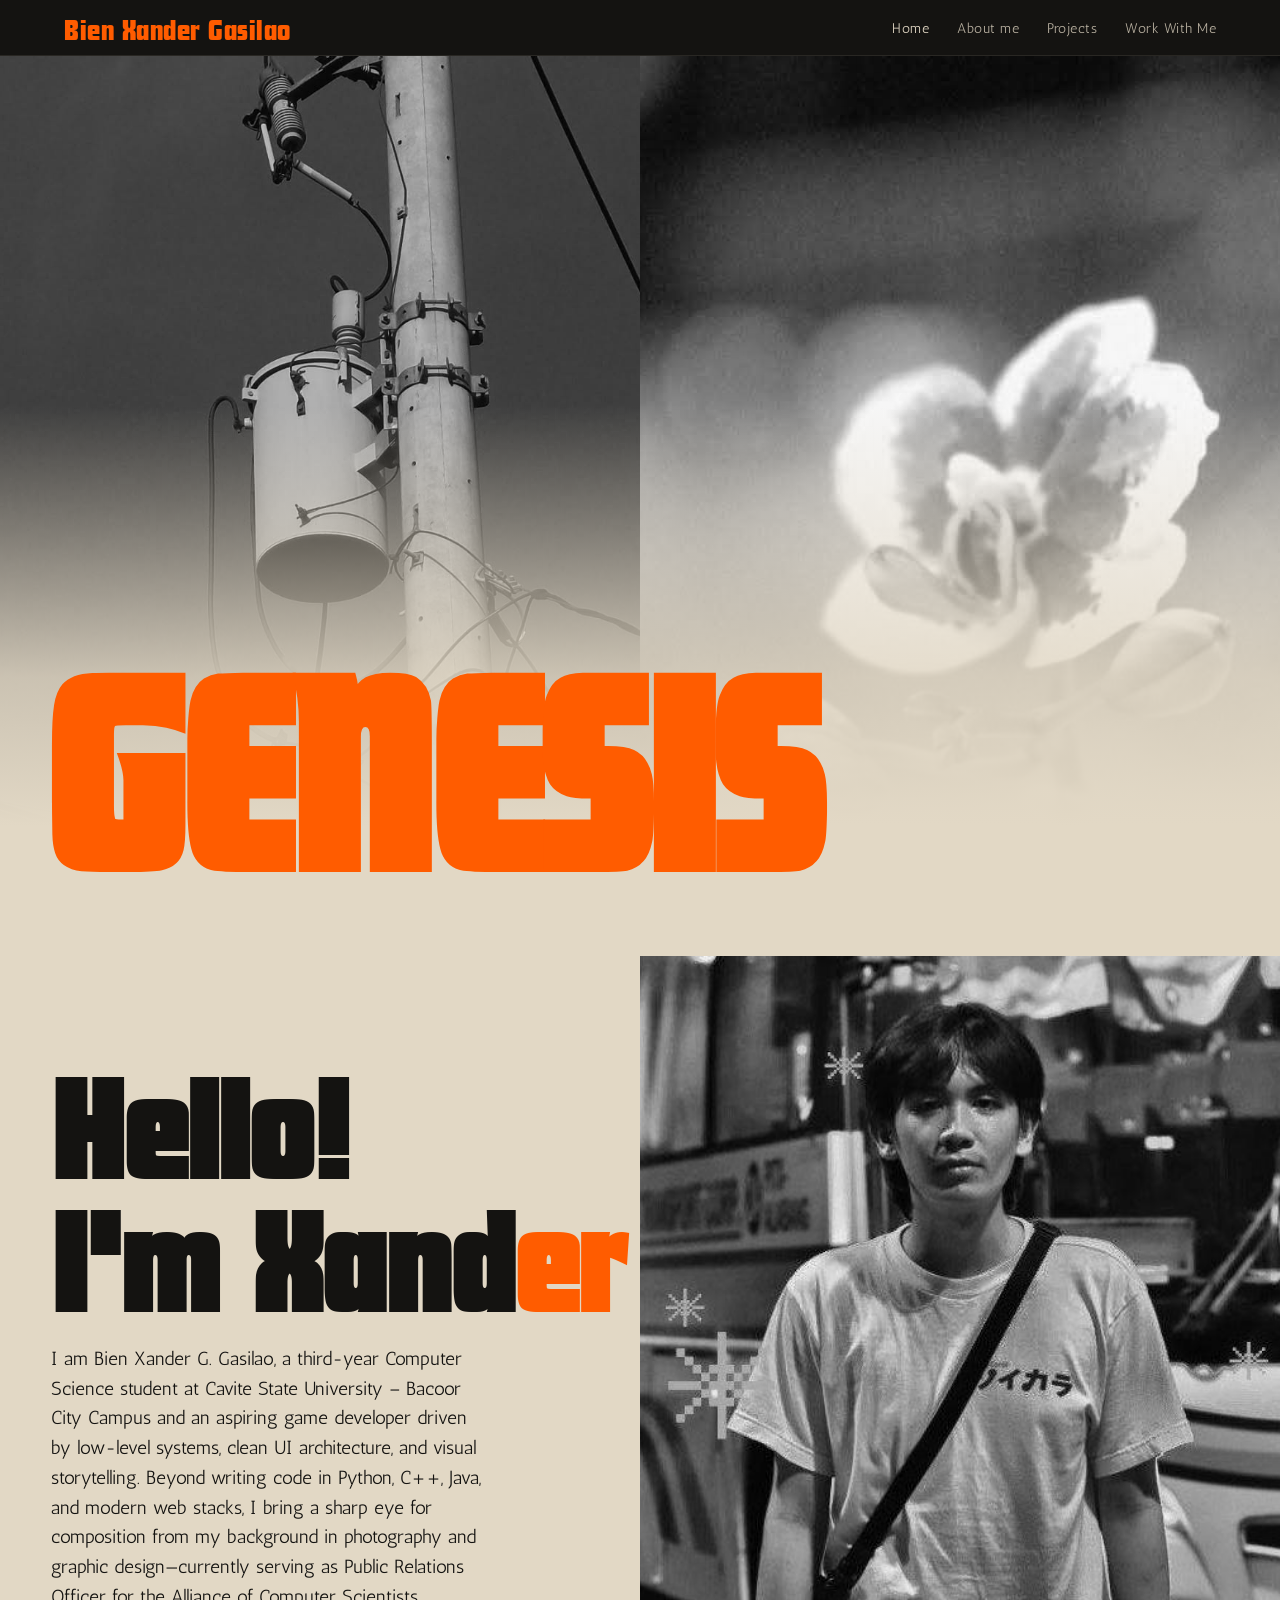
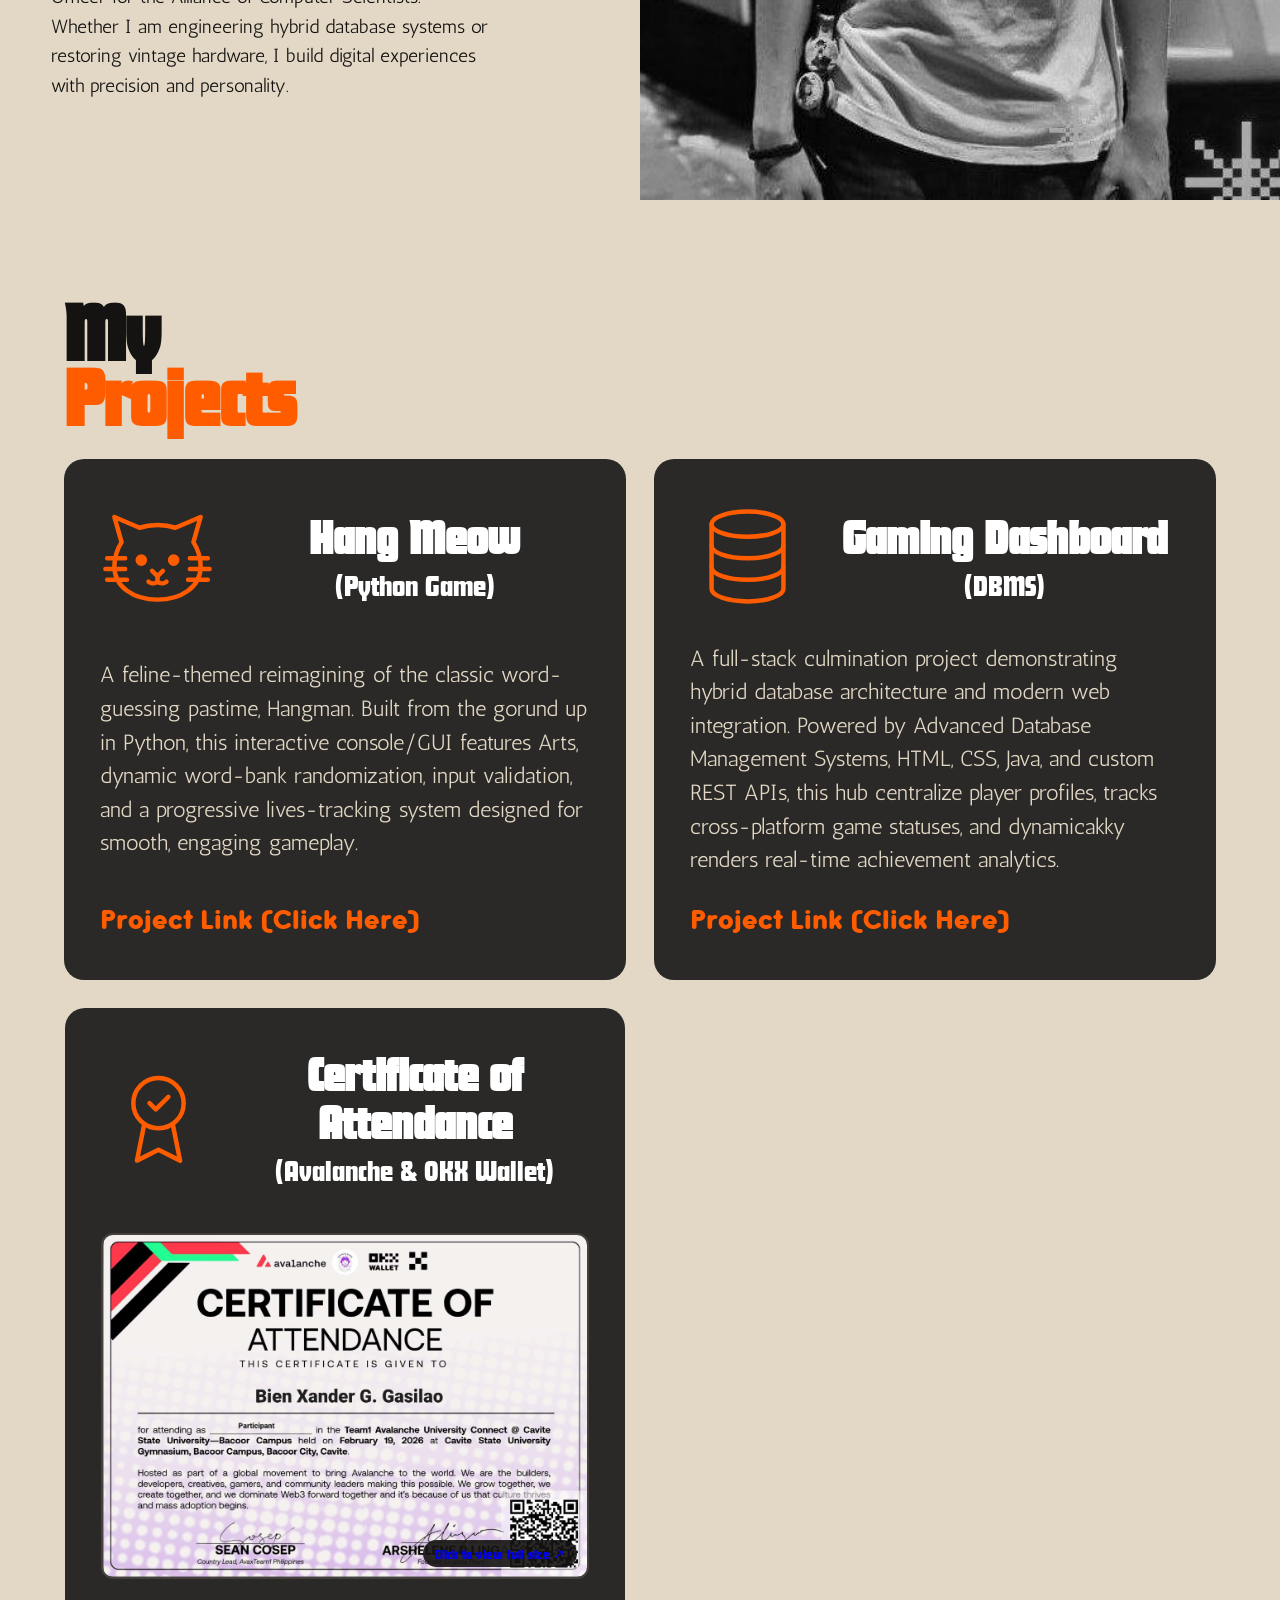
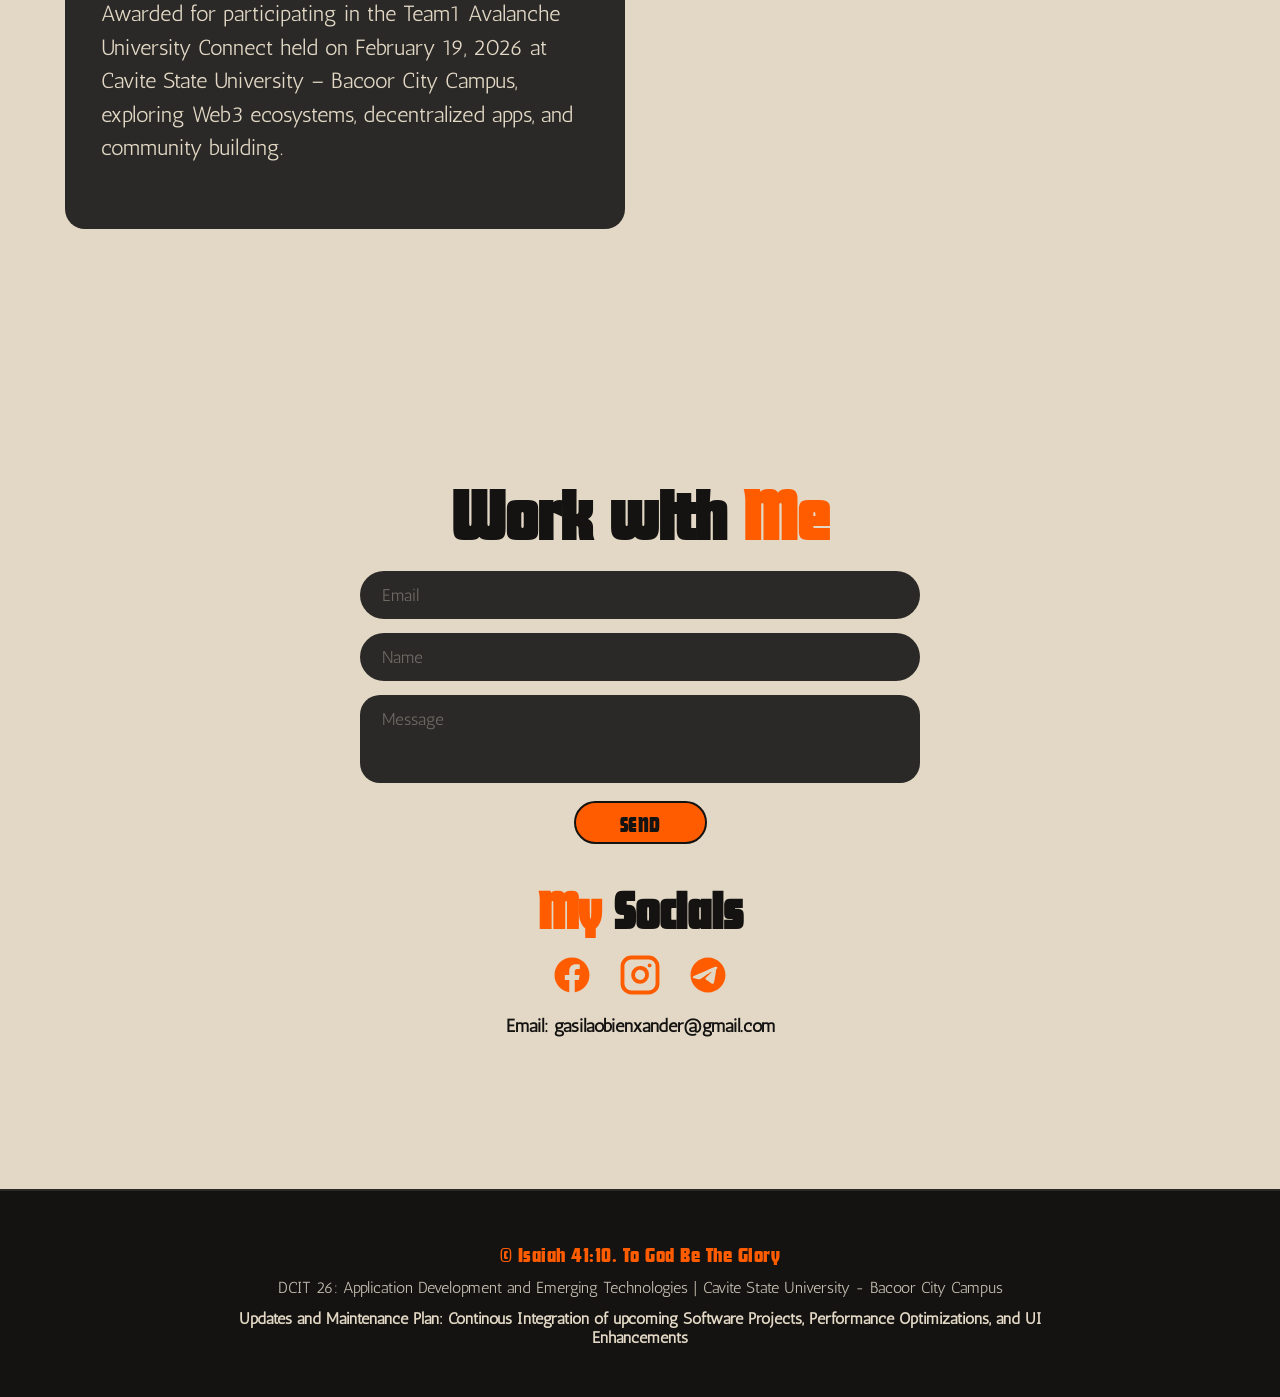
<file: index.html>
<!DOCTYPE html>
<html lang="en">
<head>
  <meta charset="UTF-8">
  <meta name="viewport" content="width=device-width, initial-scale=1.0">
  <meta name="description" content="Xander - Junior Programmer, Graphic Designer & Computer Science Student at Cavite State University - Bacoor City Campus.">
  <title>Xander | APPDEV Portfolio</title>
  <link rel="preconnect" href="https://fonts.googleapis.com">
  <link rel="preconnect" href="https://fonts.gstatic.com" crossorigin>
  <link href="https://fonts.googleapis.com/css2?family=Anton&family=Playfair+Display:ital,wght@0,400;0,600;1,400&display=swap" rel="stylesheet">
  <link rel="stylesheet" href="styel.css">
</head>
<body>

  <header class="navbar">
    <a href="#home" class="nav-brand">Bien Xander Gasilao</a>
    <nav aria-label="Primary Navigation">
      <ul class="nav-links">
        <li><a href="#home" class="active">Home</a></li>
        <li><a href="#about">About me</a></li>
        <li><a href="#projects">Projects</a></li>
        <li><a href="#contact">Work With Me</a></li>
      </ul>
    </nav>
  </header>

  <main>
    <section id="home" class="hero-section">
      <div class="hero-grid">
        <div class="hero-img-box">
          <img src="poste.jpg" alt="a random picture of an electric post" class="bw-photo">
        </div>
        <div class="hero-img-box">
          <img src="fleur.jpg" alt="a picture of a flower" class="bw-photo">
        </div>
      </div>

      <div class="hero-overlay">
        <h1 class="hero-title">GENESIS</h1>
      </div>
    </section>

    <section id="about" class="about-section">
      <div class="about-left">
        <div class="about-text-wrapper">
          <h2 class="about-heading">
            <span class="line-1">Hello!</span>
            <span class="line-2">I'm Xand<span class="overlap-text">er</span></span>
          </h2>
          <p class="about-bio">
            I am Bien Xander G. Gasilao, a third-year Computer Science student at Cavite State University – Bacoor City Campus and an aspiring game developer driven by low-level systems, clean UI architecture, and visual storytelling. Beyond writing code in Python, C++, Java, and modern web stacks, I bring a sharp eye for composition from my background in photography and graphic design—currently serving as Public Relations Officer for the Alliance of Computer Scientists. Whether I am engineering hybrid database systems or restoring vintage hardware, I build digital experiences with precision and personality.
          </p>
        </div>
      </div>

      <div class="about-right">
        <img src="bien.jpg" alt="Portrait of Xander" class="bw-photo">
      </div>
    </section>

      <section id="projects" class="projects-section">
      <div class="projects-container">
        <h2 class="projects-heading">
          <span class="heading-black">My</span>
          <span class="heading-orange">Projects</span>
        </h2>

        <div class="projects-grid">
          <article class="project-card">
            <div class="card-header">
              <svg class="project-icon" viewBox="0 0 64 64" fill="none" stroke="currentColor" stroke-width="2.5" stroke-linecap="round" stroke-linejoin="round" aria-hidden="true">
                <path d="M12 24L8 10L22 16C25 15 28.5 14.5 32 14.5C35.5 14.5 39 15 42 16L56 10L52 24C54.5 28 56 32.5 56 37.5C56 49 45.2 56 32 56C18.8 56 8 49 8 37.5C8 32.5 9.5 28 12 24Z"/>
                <circle cx="23" cy="34" r="2" fill="currentColor"/>
                <circle cx="41" cy="34" r="2" fill="currentColor"/>
                <path d="M29 40L32 43L35 40"/>
                <path d="M32 43V46"/>
                <path d="M27 46C27 46 29.5 48 32 46C34.5 48 37 46 37 46"/>
                <path d="M4 33H14M3 39H14M4 45H15"/>
                <path d="M50 33H60M50 39H61M49 45H60"/>
              </svg>

              <div class="card-titles">
                <h3>Hang Meow</h3>
                <span class="card-subtitle">(Python Game)</span>
              </div>
            </div>

            <p class="card-desc">
              A feline-themed reimagining of the classic word-guessing pastime, Hangman. Built from the gorund up in Python, this interactive console/GUI features Arts, dynamic word-bank randomization, input validation, and a progressive lives-tracking system designed for smooth, engaging gameplay.
            </p>

            <a href="https://github.com/ashiwiii/Hangmeow" target="_blank" rel="noopener noreferrer" class="github-link">Project Link (Click Here)</a>
          </article>

          <article class="project-card">
            <div class="card-header">
              <svg class="project-icon" viewBox="0 0 64 64" fill="none" stroke="currentColor" stroke-width="2.5" stroke-linecap="round" stroke-linejoin="round" aria-hidden="true">
                <ellipse cx="32" cy="14" rx="20" ry="7"/>
                <path d="M12 14V26C12 29.866 20.954 33 32 33C43.046 33 52 29.866 52 26V14"/>
                <path d="M12 26V38C12 41.866 20.954 45 32 45C43.046 45 52 41.866 52 38V26"/>
                <path d="M12 38V50C12 53.866 20.954 57 32 57C43.046 57 52 53.866 52 50V38"/>
              </svg>

              <div class="card-titles">
                <h3>Gaming Dashboard</h3>
                <span class="card-subtitle">(DBMS)</span>
              </div>
            </div>

            <p class="card-desc">
              A full-stack culmination project demonstrating hybrid database architecture and modern web integration. Powered by Advanced Database Management Systems, HTML, CSS, Java, and custom REST APIs, this hub centralize player profiles, tracks cross-platform game statuses, and dynamicakky renders real-time achievement analytics.
            </p>

            <a href="https://github.com/johnmichael102404/Gaming-Dashboard" target="_blank" rel="noopener noreferrer" class="github-link">Project Link (Click Here)</a>
          </article>

           <div class="certificate-wrapper">
          <article class="project-card certificate-card">
            <div class="card-header">
              <!-- Certificate Ribbon Icon -->
              <svg class="project-icon" viewBox="0 0 64 64" fill="none" stroke="currentColor" stroke-width="2.5" stroke-linecap="round" stroke-linejoin="round" aria-hidden="true">
                <circle cx="32" cy="24" r="14"/>
                <path d="M24 36L20 56L32 50L44 56L40 36"/>
                <path d="M27 24L30.5 27.5L37.5 20.5"/>
              </svg>

              <div class="card-titles">
                <h3>Certificate of Attendance</h3>
                <span class="card-subtitle">(Avalanche & OKX Wallet)</span>
              </div>
            </div>

            
            <a href="blockchain.jpg" target="_blank" rel="noopener noreferrer" class="cert-img-link" title="Click to view full certificate">
              <img src="blockchain.jpg" alt="Certificate of Attendance for Bien Xander G. Gasilao - Team1 Avalanche University Connect" class="cert-img-preview">
              <span class="view-full-badge">Click to view full size ↗</span>
            </a>

            <p class="card-desc">
              Awarded for participating in the Team1 Avalanche University Connect held on February 19, 2026 at Cavite State University – Bacoor City Campus, exploring Web3 ecosystems, decentralized apps, and community building.
            </p>
          </article>
        </div>
        </div>
      </div>
    </section>

     <section id="contact" class="contact-section">
      <div class="contact-container">
        
        <h2 class="contact-heading">
          <span class="text-dark">Work with</span> <span class="text-orange">Me</span>
        </h2>

        <form name="contact" method="POST" data-netlify="true" class="contact-form">
          <input type="hidden" name="form-name" value="contact"/>
          
          <input type="email" name="email" placeholder="Email" class="form-input" required>
          <input type="text" name="name" placeholder="Name" class="form-input" required>
          <textarea name="message" placeholder="Message" class="form-textarea" rows="3" required></textarea>
          
          <button type="submit" class="submit-btn">SEND</button>
        </form>
        
        <div class="socials-wrapper">
          <h3 class="socials-heading">
            <span class="text-orange">My</span> <span class="text-dark">Socials</span>
          </h3>
          
          <div class="social-icons">
            <a href="https://www.facebook.com/share/1CCmYHriQu/" target="_blank" rel="noopener noreferrer" class="social-icon" aria-label="Facebook">
              <svg viewBox="0 0 24 24" fill="currentColor">
                <path d="M12 2C6.477 2 2 6.477 2 12c0 4.991 3.657 9.128 8.438 9.878v-6.987h-2.54V12h2.54V9.797c0-2.506 1.492-3.89 3.777-3.89 1.094 0 2.238.195 2.238.195v2.46h-1.26c-1.243 0-1.63.771-1.63 1.562V12h2.773l-.443 2.89h-2.33v6.988C18.343 21.128 22 16.991 22 12c0-5.523-4.477-10-10-10z"/>
              </svg>
            </a>

            <a href="https://www.instagram.com/juu_hachi.xnd?srtk=MTBlZTlqZjcxNWdzeg==" target="_blank" rel="noopener noreferrer" class="social-icon" aria-label="Instagram">
              <svg viewBox="0 0 24 24" fill="none" stroke="currentColor" stroke-width="2.2" stroke-linecap="round" stroke-linejoin="round">
                <rect x="2" y="2" width="20" height="20" rx="5" ry="5"></rect>
                <path d="M16 11.37A4 4 0 1 1 12.63 8 4 4 0 0 1 16 11.37z"></path>
                <line x1="17.5" y1="6.5" x2="17.51" y2="6.5"></line>
              </svg>
            </a>

            <a href="t.me/juu_hachixnd" target="_blank" rel="noopener noreferrer" class="social-icon" aria-label="Telegram">
              <svg viewBox="0 0 24 24" fill="currentColor">
                <path d="M12 2C6.48 2 2 6.48 2 12s4.48 10 10 10 10-4.48 10-10S17.52 2 12 2zm4.64 6.8c-.15 1.58-.8 5.42-1.13 7.19-.14.75-.42 1-.68 1.03-.58.05-1.02-.38-1.58-.75-.88-.58-1.38-.94-2.23-1.5-.99-.65-.35-1.01.22-1.59.15-.15 2.71-2.48 2.76-2.69.01-.03.01-.14-.07-.2-.08-.06-.19-.04-.27-.02-.12.02-1.96 1.25-5.54 3.69-.52.36-1 .53-1.42.52-.47-.01-1.37-.26-2.03-.48-.82-.27-1.47-.42-1.42-.88.03-.24.35-.49.96-.75 3.78-1.65 6.31-2.74 7.58-3.27 3.61-1.51 4.35-1.77 4.84-1.78.11 0 .35.03.5.16.13.1.17.24.18.34.02.07.02.21 0 .33z"/>
              </svg>
            </a>

          </div>
          <a href="mailto: gasilaobienxander@gmail.com" class="contact-email-text">Email: gasilaobienxander@gmail.com</a>
        </div>

      </div>
    </section>

    <footer class="site-footer">
      <div class="footer-content">
        <p class="footer-copy">&copy; Isaiah 41:10. To God Be The Glory</p>
        <p class="footer-school">DCIT 26: Application Development and Emerging Technologies | Cavite State University - Bacoor City Campus</p>
        <p class="maintenance-title"><span>Updates and Maintenance Plan:</span> Continous Integration of upcoming Software Projects, Performance Optimizations, and UI Enhancements </p>
    </footer>
  </main>

  <script src="script.js"></script>
</body>
</html>
</file>
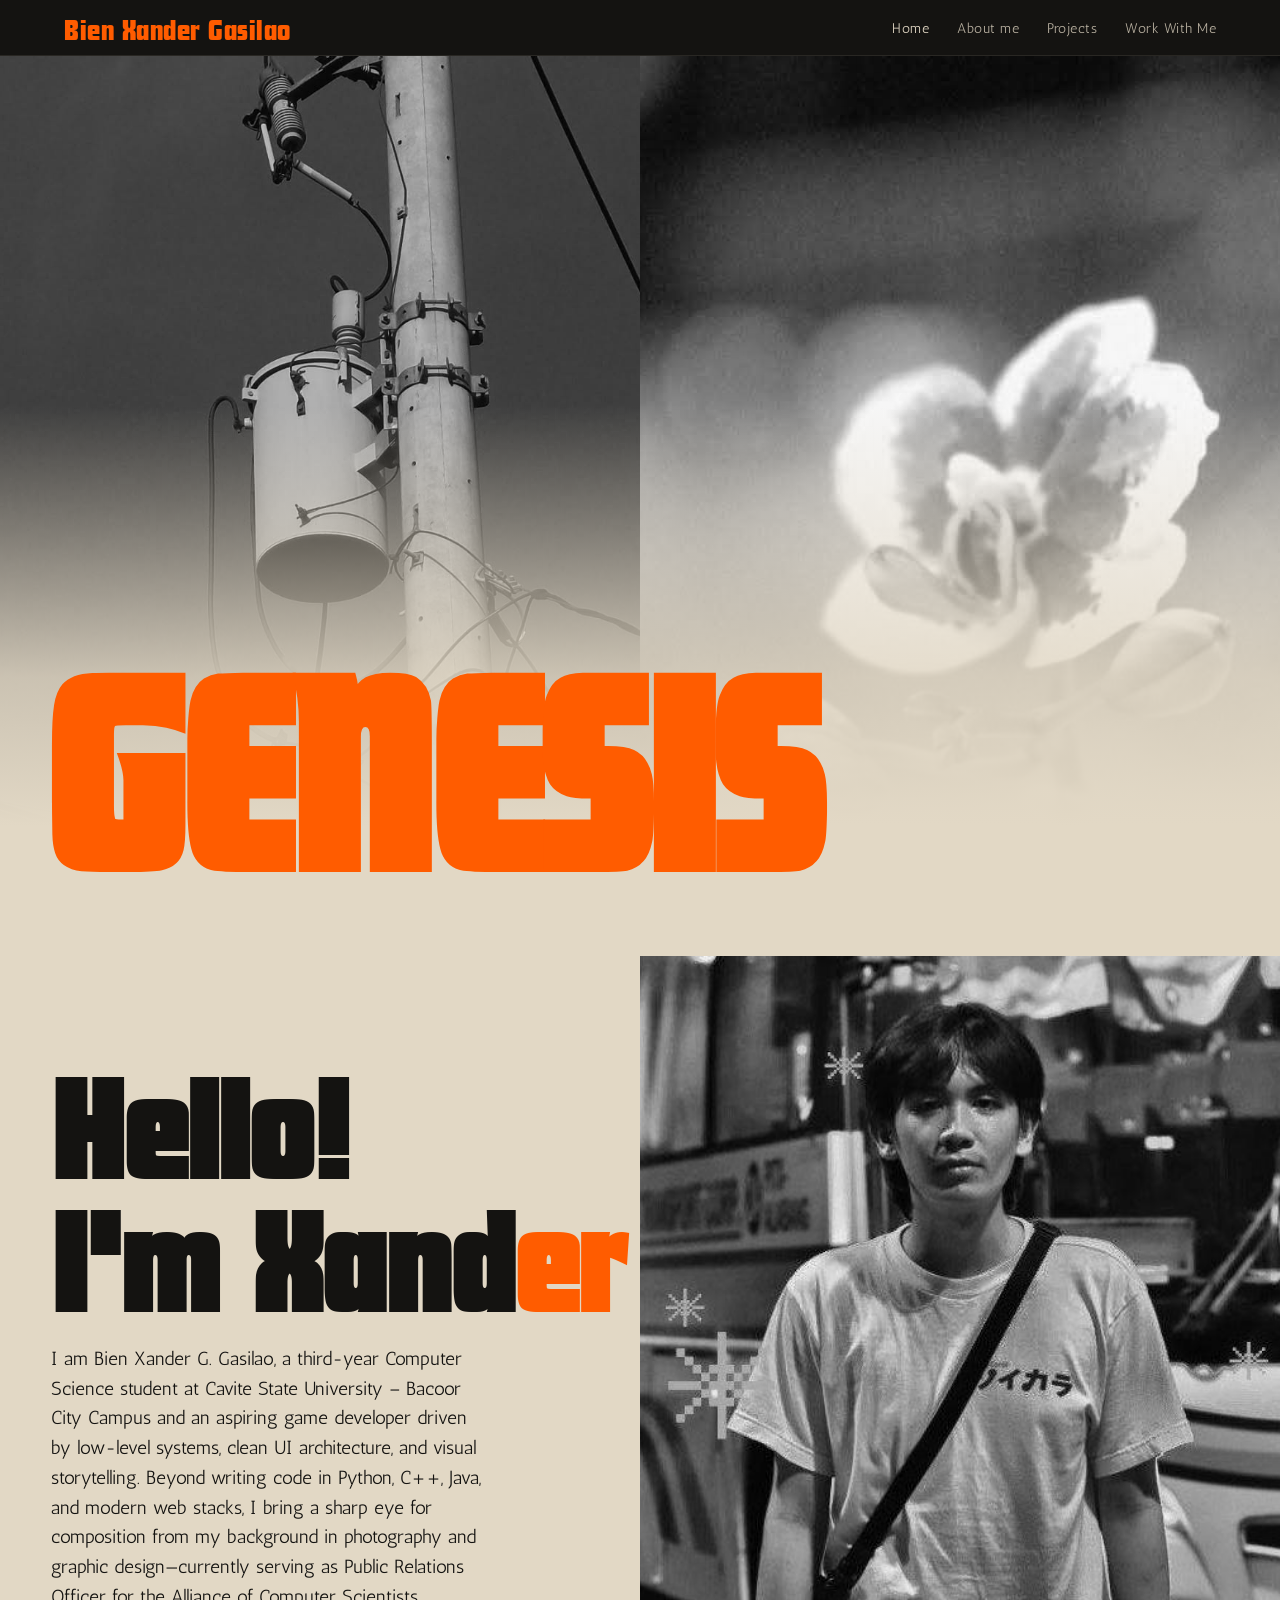
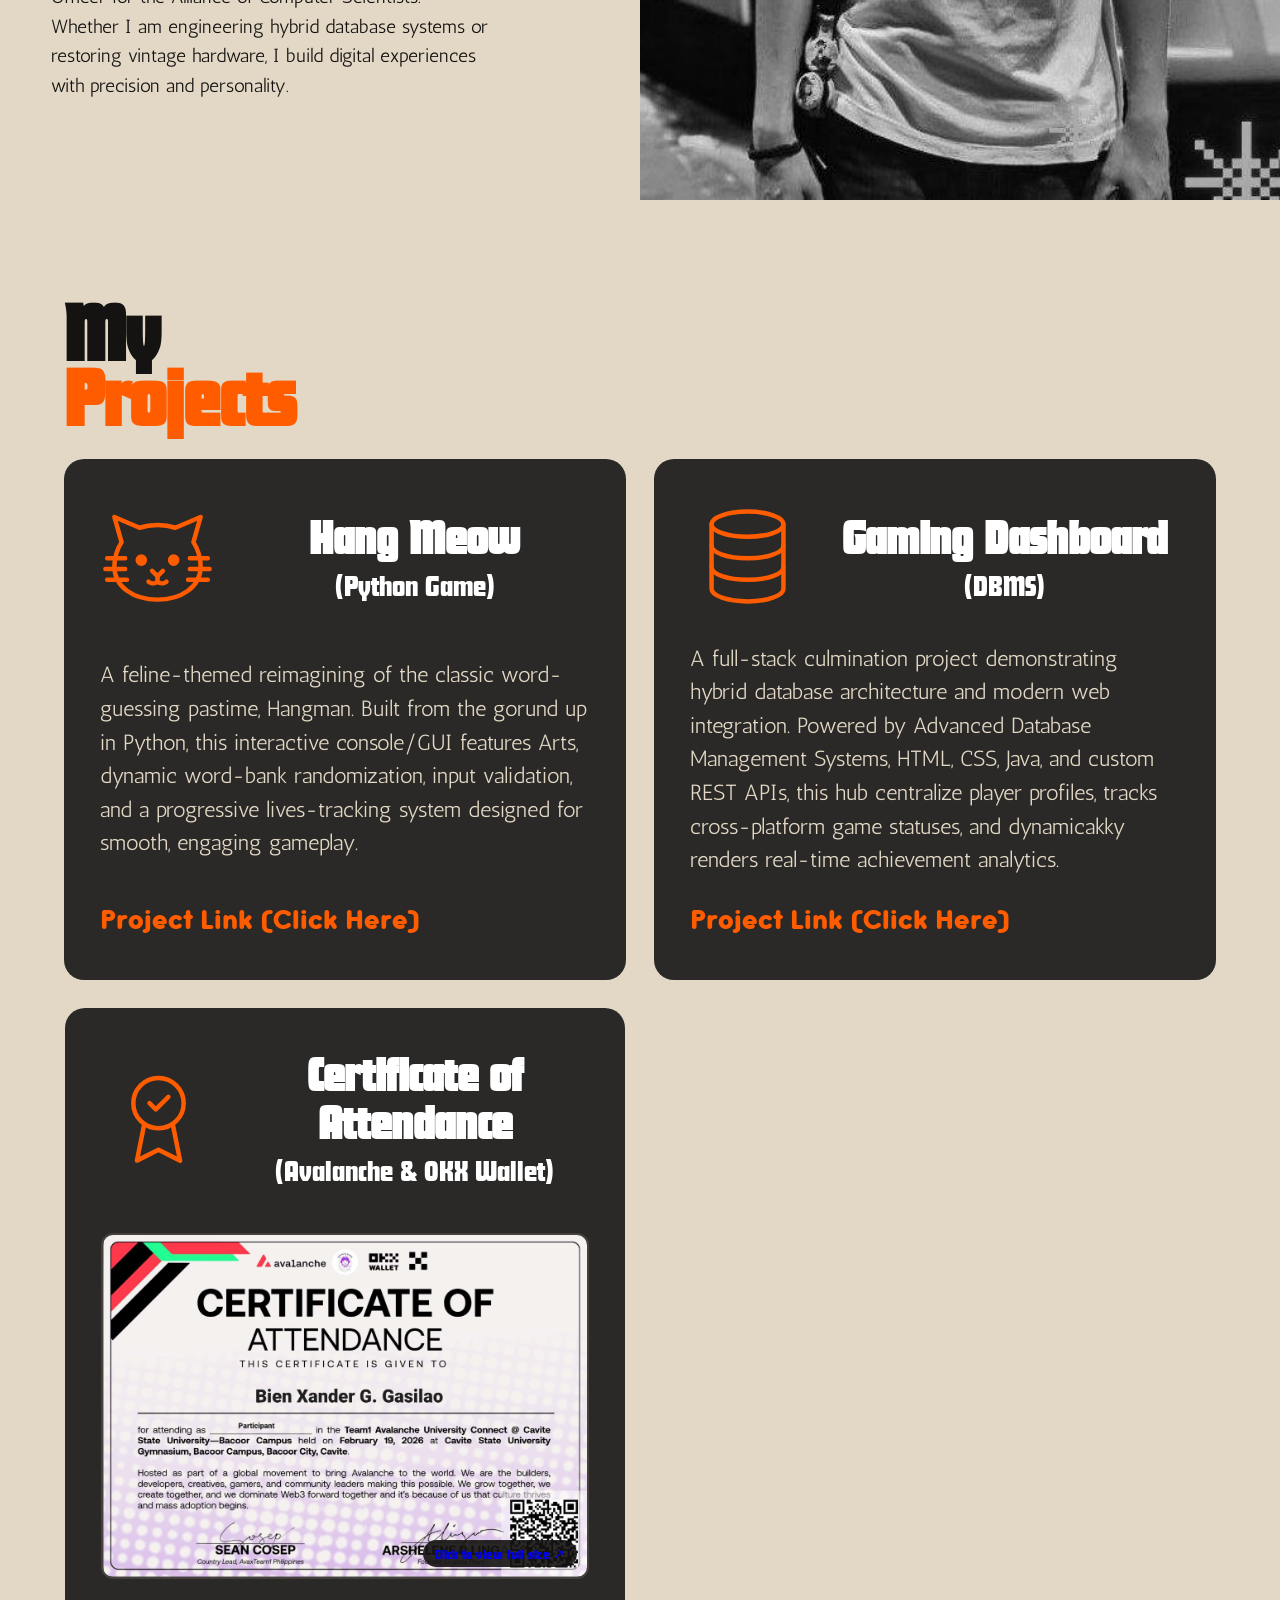
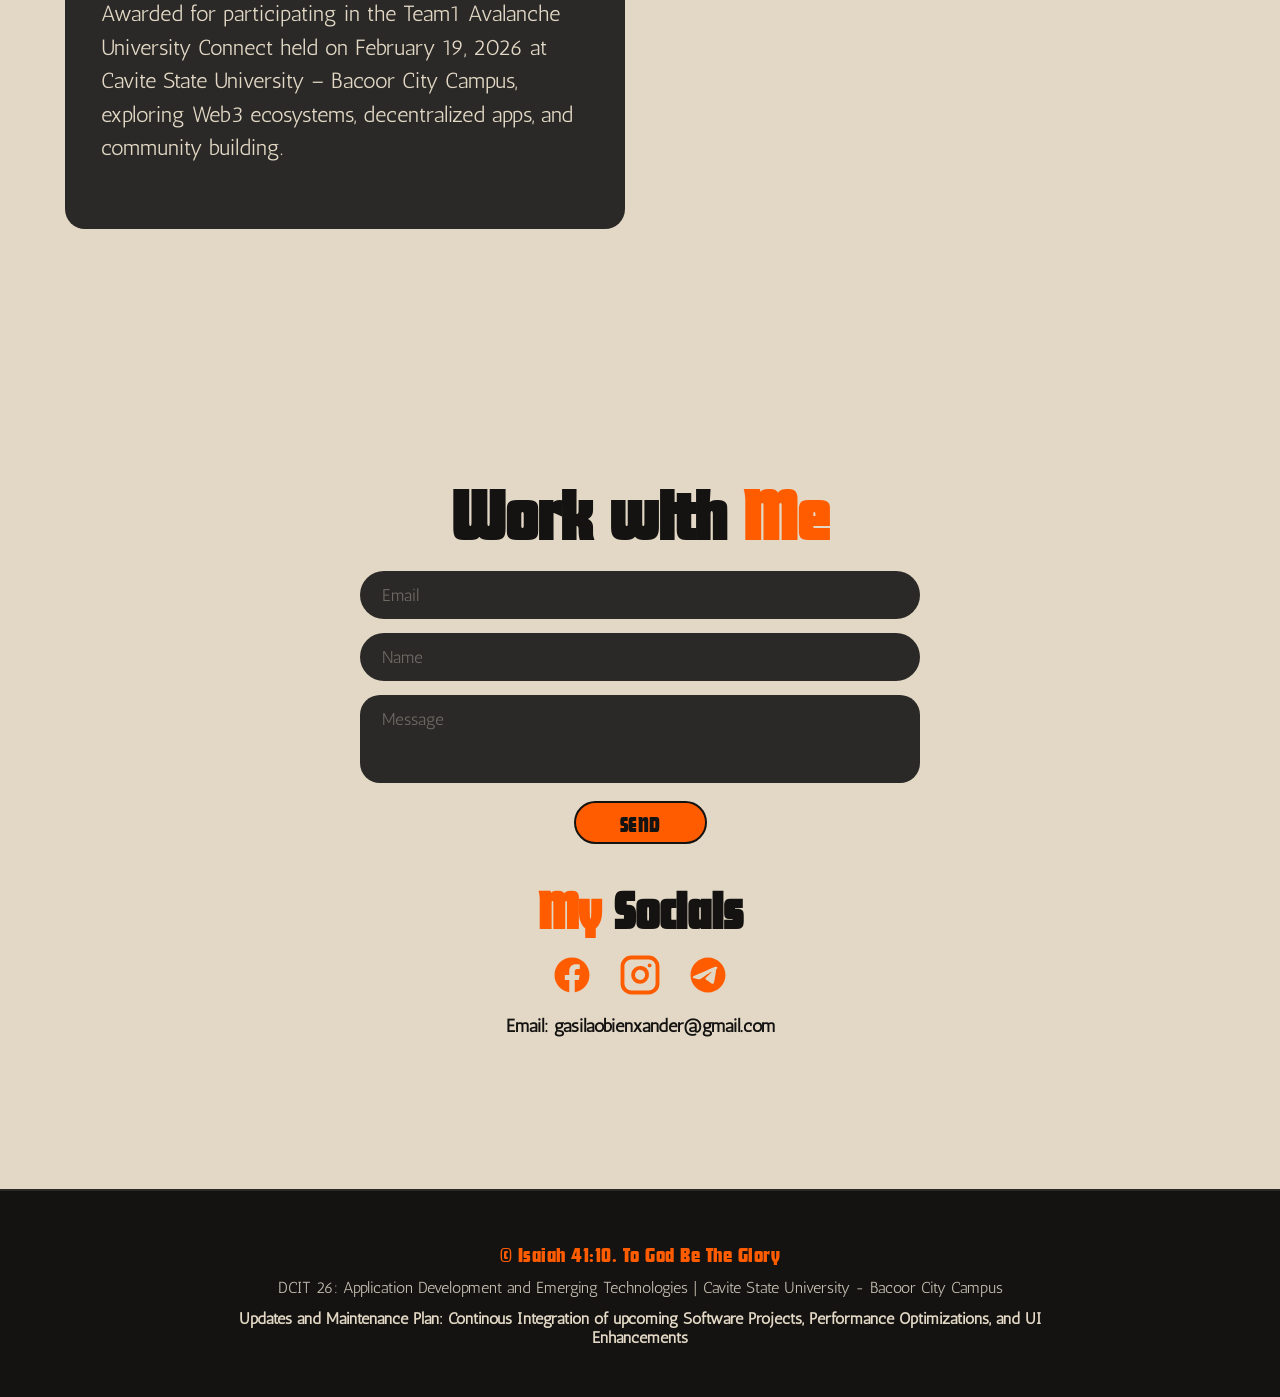
<file: APPDEV.html>
<!DOCTYPE html>
<html lang="en">
<head>
  <meta charset="UTF-8">
  <meta name="viewport" content="width=device-width, initial-scale=1.0">
  <meta name="description" content="Xander - Junior Programmer, Graphic Designer & Computer Science Student at Cavite State University - Bacoor City Campus.">
  <title>Xander | APPDEV Portfolio</title>
  <link rel="preconnect" href="https://fonts.googleapis.com">
  <link rel="preconnect" href="https://fonts.gstatic.com" crossorigin>
  <link href="https://fonts.googleapis.com/css2?family=Anton&family=Playfair+Display:ital,wght@0,400;0,600;1,400&display=swap" rel="stylesheet">
  <link rel="stylesheet" href="styel.css">
</head>
<body>

  <header class="navbar">
    <a href="#home" class="nav-brand">Bien Xander Gasilao</a>
    <nav aria-label="Primary Navigation">
      <ul class="nav-links">
        <li><a href="#home" class="active">Home</a></li>
        <li><a href="#about">About me</a></li>
        <li><a href="#projects">Projects</a></li>
        <li><a href="#contact">Work With Me</a></li>
      </ul>
    </nav>
  </header>

  <main>
    <section id="home" class="hero-section">
      <div class="hero-grid">
        <div class="hero-img-box">
          <img src="poste.jpg" alt="a random picture of an electric post" class="bw-photo">
        </div>
        <div class="hero-img-box">
          <img src="fleur.jpg" alt="a picture of a flower" class="bw-photo">
        </div>
      </div>

      <div class="hero-overlay">
        <h1 class="hero-title">GENESIS</h1>
      </div>
    </section>

    <section id="about" class="about-section">
      <div class="about-left">
        <div class="about-text-wrapper">
          <h2 class="about-heading">
            <span class="line-1">Hello!</span>
            <span class="line-2">I'm Xand<span class="overlap-text">er</span></span>
          </h2>
          <p class="about-bio">
            I am Bien Xander G. Gasilao, a third-year Computer Science student at Cavite State University – Bacoor City Campus and an aspiring game developer driven by low-level systems, clean UI architecture, and visual storytelling. Beyond writing code in Python, C++, Java, and modern web stacks, I bring a sharp eye for composition from my background in photography and graphic design—currently serving as Public Relations Officer for the Alliance of Computer Scientists. Whether I am engineering hybrid database systems or restoring vintage hardware, I build digital experiences with precision and personality.
          </p>
        </div>
      </div>

      <div class="about-right">
        <img src="bien.jpg" alt="Portrait of Xander" class="bw-photo">
      </div>
    </section>

      <section id="projects" class="projects-section">
      <div class="projects-container">
        <h2 class="projects-heading">
          <span class="heading-black">My</span>
          <span class="heading-orange">Projects</span>
        </h2>

        <div class="projects-grid">
          <article class="project-card">
            <div class="card-header">
              <svg class="project-icon" viewBox="0 0 64 64" fill="none" stroke="currentColor" stroke-width="2.5" stroke-linecap="round" stroke-linejoin="round" aria-hidden="true">
                <path d="M12 24L8 10L22 16C25 15 28.5 14.5 32 14.5C35.5 14.5 39 15 42 16L56 10L52 24C54.5 28 56 32.5 56 37.5C56 49 45.2 56 32 56C18.8 56 8 49 8 37.5C8 32.5 9.5 28 12 24Z"/>
                <circle cx="23" cy="34" r="2" fill="currentColor"/>
                <circle cx="41" cy="34" r="2" fill="currentColor"/>
                <path d="M29 40L32 43L35 40"/>
                <path d="M32 43V46"/>
                <path d="M27 46C27 46 29.5 48 32 46C34.5 48 37 46 37 46"/>
                <path d="M4 33H14M3 39H14M4 45H15"/>
                <path d="M50 33H60M50 39H61M49 45H60"/>
              </svg>

              <div class="card-titles">
                <h3>Hang Meow</h3>
                <span class="card-subtitle">(Python Game)</span>
              </div>
            </div>

            <p class="card-desc">
              A feline-themed reimagining of the classic word-guessing pastime, Hangman. Built from the gorund up in Python, this interactive console/GUI features Arts, dynamic word-bank randomization, input validation, and a progressive lives-tracking system designed for smooth, engaging gameplay.
            </p>

            <a href="https://github.com/ashiwiii/Hangmeow" target="_blank" rel="noopener noreferrer" class="github-link">Project Link (Click Here)</a>
          </article>

          <article class="project-card">
            <div class="card-header">
              <svg class="project-icon" viewBox="0 0 64 64" fill="none" stroke="currentColor" stroke-width="2.5" stroke-linecap="round" stroke-linejoin="round" aria-hidden="true">
                <ellipse cx="32" cy="14" rx="20" ry="7"/>
                <path d="M12 14V26C12 29.866 20.954 33 32 33C43.046 33 52 29.866 52 26V14"/>
                <path d="M12 26V38C12 41.866 20.954 45 32 45C43.046 45 52 41.866 52 38V26"/>
                <path d="M12 38V50C12 53.866 20.954 57 32 57C43.046 57 52 53.866 52 50V38"/>
              </svg>

              <div class="card-titles">
                <h3>Gaming Dashboard</h3>
                <span class="card-subtitle">(DBMS)</span>
              </div>
            </div>

            <p class="card-desc">
              A full-stack culmination project demonstrating hybrid database architecture and modern web integration. Powered by Advanced Database Management Systems, HTML, CSS, Java, and custom REST APIs, this hub centralize player profiles, tracks cross-platform game statuses, and dynamicakky renders real-time achievement analytics.
            </p>

            <a href="https://github.com/johnmichael102404/Gaming-Dashboard" target="_blank" rel="noopener noreferrer" class="github-link">Project Link (Click Here)</a>
          </article>

           <div class="certificate-wrapper">
          <article class="project-card certificate-card">
            <div class="card-header">
              <!-- Certificate Ribbon Icon -->
              <svg class="project-icon" viewBox="0 0 64 64" fill="none" stroke="currentColor" stroke-width="2.5" stroke-linecap="round" stroke-linejoin="round" aria-hidden="true">
                <circle cx="32" cy="24" r="14"/>
                <path d="M24 36L20 56L32 50L44 56L40 36"/>
                <path d="M27 24L30.5 27.5L37.5 20.5"/>
              </svg>

              <div class="card-titles">
                <h3>Certificate of Attendance</h3>
                <span class="card-subtitle">(Avalanche & OKX Wallet)</span>
              </div>
            </div>

            
            <a href="blockchain.jpg" target="_blank" rel="noopener noreferrer" class="cert-img-link" title="Click to view full certificate">
              <img src="blockchain.jpg" alt="Certificate of Attendance for Bien Xander G. Gasilao - Team1 Avalanche University Connect" class="cert-img-preview">
              <span class="view-full-badge">Click to view full size ↗</span>
            </a>

            <p class="card-desc">
              Awarded for participating in the Team1 Avalanche University Connect held on February 19, 2026 at Cavite State University – Bacoor City Campus, exploring Web3 ecosystems, decentralized apps, and community building.
            </p>
          </article>
        </div>
        </div>
      </div>
    </section>

     <section id="contact" class="contact-section">
      <div class="contact-container">
        
        <h2 class="contact-heading">
          <span class="text-dark">Work with</span> <span class="text-orange">Me</span>
        </h2>

        <form class="contact-form" action="#" method="POST">
          <input type="email" placeholder="Email" class="form-input" required>
          <input type="text" placeholder="Name" class="form-input" required>
          <textarea placeholder="Message" class="form-textarea" rows="3" required></textarea>
          
          <button type="submit" class="submit-btn">SEND</button>
        </form>
        
        <div class="socials-wrapper">
          <h3 class="socials-heading">
            <span class="text-orange">My</span> <span class="text-dark">Socials</span>
          </h3>
          
          <div class="social-icons">
            <a href="https://www.facebook.com/share/1CCmYHriQu/" target="_blank" rel="noopener noreferrer" class="social-icon" aria-label="Facebook">
              <svg viewBox="0 0 24 24" fill="currentColor">
                <path d="M12 2C6.477 2 2 6.477 2 12c0 4.991 3.657 9.128 8.438 9.878v-6.987h-2.54V12h2.54V9.797c0-2.506 1.492-3.89 3.777-3.89 1.094 0 2.238.195 2.238.195v2.46h-1.26c-1.243 0-1.63.771-1.63 1.562V12h2.773l-.443 2.89h-2.33v6.988C18.343 21.128 22 16.991 22 12c0-5.523-4.477-10-10-10z"/>
              </svg>
            </a>

            <a href="https://www.instagram.com/juu_hachi.xnd?srtk=MTBlZTlqZjcxNWdzeg==" target="_blank" rel="noopener noreferrer" class="social-icon" aria-label="Instagram">
              <svg viewBox="0 0 24 24" fill="none" stroke="currentColor" stroke-width="2.2" stroke-linecap="round" stroke-linejoin="round">
                <rect x="2" y="2" width="20" height="20" rx="5" ry="5"></rect>
                <path d="M16 11.37A4 4 0 1 1 12.63 8 4 4 0 0 1 16 11.37z"></path>
                <line x1="17.5" y1="6.5" x2="17.51" y2="6.5"></line>
              </svg>
            </a>

            <a href="t.me/juu_hachixnd" target="_blank" rel="noopener noreferrer" class="social-icon" aria-label="Telegram">
              <svg viewBox="0 0 24 24" fill="currentColor">
                <path d="M12 2C6.48 2 2 6.48 2 12s4.48 10 10 10 10-4.48 10-10S17.52 2 12 2zm4.64 6.8c-.15 1.58-.8 5.42-1.13 7.19-.14.75-.42 1-.68 1.03-.58.05-1.02-.38-1.58-.75-.88-.58-1.38-.94-2.23-1.5-.99-.65-.35-1.01.22-1.59.15-.15 2.71-2.48 2.76-2.69.01-.03.01-.14-.07-.2-.08-.06-.19-.04-.27-.02-.12.02-1.96 1.25-5.54 3.69-.52.36-1 .53-1.42.52-.47-.01-1.37-.26-2.03-.48-.82-.27-1.47-.42-1.42-.88.03-.24.35-.49.96-.75 3.78-1.65 6.31-2.74 7.58-3.27 3.61-1.51 4.35-1.77 4.84-1.78.11 0 .35.03.5.16.13.1.17.24.18.34.02.07.02.21 0 .33z"/>
              </svg>
            </a>

          </div>
          <a href="mailto: gasilaobienxander@gmail.com" class="contact-email-text">Email: gasilaobienxander@gmail.com</a>
        </div>

      </div>
    </section>

    <footer class="site-footer">
      <div class="footer-content">
        <p class="footer-copy">&copy; Isaiah 41:10. To God Be The Glory</p>
        <p class="footer-school">DCIT 26: Application Development and Emerging Technologies | Cavite State University - Bacoor City Campus</p>
        <p class="maintenance-title"><span>Updates and Maintenance Plan:</span> Continous Integration of upcoming Software Projects, Performance Optimizations, and UI Enhancements </p>
    </footer>
  </main>

  <script src="script.js"></script>
</body>
</html>
</file>
<file: styel.css>
@font-face {
    font-family: 'Futura Display';
    src: url(FuturaDisplay.ttf) format('truetype');

}

@font-face {
    font-family: 'Antic';
    src: url(Antic-Regular.ttf);
}

@font-face {
  font-family: 'AnticBold';
  src: url(Antipasto-Pro-ExtraBold-trial.ttf);
}

:root {
  --bg-dark: #141311;
  --bg-cream: #e2d8c5;
  --text-dark: #141311;
  --text-light: #e2d8c5;
  --accent--orange: #ff5c00 ;
  --font-display: 'Futura Display', Impact, sans-serif;
  --font-serif: 'Antic', Georgia, serif;
  --font-bold: 'AnticBold', Georgia, serif;
}

* {
  margin: 0;
  padding: 0;
  box-sizing: border-box;
}

html {
  scroll-behavior: smooth;
  background-color: var(--bg-dark);
  color: var(--text-dark);
  font-family: var(--font-serif);
}


.navbar {
  position: fixed;
  top: 0;
  left: 0;
  width: 100%;
  height: 56px;
  background-color: var(--bg-dark);
  display: flex;
  justify-content: space-between;
  align-items: center;
  padding: 0 5%;
  z-index: 1000;
  border-bottom: 1px solid rgba(226, 216, 197, 0.1);
}

.nav-brand{
    font-family:  var(--font-display);
    font-size: 1.9rem;
    color: var(--accent--orange);
    text-decoration: none;
    letter-spacing: 0.5px;
}
.nav-links {
  list-style: none;
  display: flex;
  gap: 28px;
}

.nav-links a {
  color: var(--text-light);
  text-decoration: none;
  font-family: var(--font-serif);
  font-size: 0.9rem;
  letter-spacing: 0.5px;
  opacity: 0.8;
  transition: opacity 0.2s ease, transform 0.2s ease;
}

.nav-links a.active{
    opacity: 1;
}

.nav-links a:hover {
  opacity: 1;
  text-decoration: underline;
  text-underline-offset: 6px;
}


.hero-section {
  position: relative;
  width: 100%;
  height: 100vh;
  padding-top: 56px; /* Offset for fixed navbar */
  background-color: var(--bg-cream);
  overflow: hidden;
}

.hero-grid {
  display: grid;
  grid-template-columns: 1fr 1fr;
  width: 100%;
  height: 100%;
}

.hero-img-box {
  width: 100%;
  height: 100%;
  overflow: hidden;
  background-color: #2b2927; /* Fallback color while image loads */
}

.bw-photo {
  width: 100%;
  height: 100%;
  object-fit: cover;
  filter: grayscale(100%) contrast(1.05);
  display: block;
}

.hero-overlay {
  position: absolute;
  bottom: 0;
  left: 0;
  width: 100%;
  height: 55%;
  background: linear-gradient(
    to top,
    rgba(226, 216, 197, 1) 15%,
    rgba(226, 216, 197, 0.85) 45%,
    rgba(226, 216, 197, 0) 100%
  );
  display: flex;
  align-items: flex-end;
  padding: 0 3.5% 2.5vh 3.5%;
  pointer-events: none;
}

.hero-title {
  font-family: var(--font-display);
  font-size: clamp(4.5rem, 22vw, 20rem);
  line-height: 0.85;
  color: var(--accent--orange);
  text-transform: uppercase;
  letter-spacing: -1px;
  margin-left: clamp(-0.5, -2vw, -3rem);
}


.about-section {
  position: relative;
  width: 100%;
  min-height: 100vh;
  padding-top: 56px;
  display: grid;
  grid-template-columns: 1fr 1fr;
  background-color: var(--bg-cream);
  overflow: visible;
}

.about-left {
  display: flex;
  flex-direction: column;
  justify-content: center;
  padding: 60px 8% 60px 8%;
  position: relative;
  z-index: 20;
}

.about-heading {
  font-family: var(--font-display);
  font-size: 9rem;
  line-height: 0.92;
  color: var(--text-dark);
  margin-bottom: 24px;
  white-space: nowrap;
}

.about-heading span {
  display: block;
}

.about-heading .overlap-text {
  display: inline;
  color: var(--accent--orange);
  text-shadow: none;
}

.about-bio {
  font-family: var(--font-serif);
  font-size: 1.2rem;
  line-height: 1.55;
  color: var(--text-dark);
  max-width: 440px;
}

.about-right {
  width: 100%;
  height: 100%;
  min-height: calc(100vh - 56px);
  background-color: #2b2927;
}


.projects-section {
  width: 100%;
  min-height: 100vh;
  padding: 96px 5% 60px 5%;
  background-color: var(--bg-cream);
  display: flex;
  flex-direction: column;
  justify-content: center;
}

.projects-container {
  width: 100%;
  max-width: 1200px;
  margin: 0 auto;
}

.projects-heading {
  font-family: var(--font-display);
  font-size: 5.1rem;
  line-height: 0.8;
  margin-bottom: 32px;
}

.projects-heading .heading-black {
  display: block;
  color: var(--text-dark);
}

.projects-heading .heading-orange {
  display: block;
  color: var(--accent--orange);
}

.projects-grid {
  display: grid;
  grid-template-columns: repeat(2, minmax(0, 1fr));
  gap: 28px;
}

.project-card {
  background-color: #2b2927; 
  color: var(--text-light);
  border-radius: 20px;
  padding: 40px 36px;
  display: flex;
  flex-direction: column;
  justify-content: space-between;
  min-height: 340px;
  transition: transform 0.25s ease;
}

.project-card:hover {
  transform: translateY(-4px);
}

.card-header {
  display: flex;
  align-items: center;
  gap: 24px;
  margin-bottom: 28px;
}

.project-icon {
  width: 115px;
  height: 115px;
  color: var(--accent--orange);
  flex-shrink: 0;
}

.card-titles {
  text-align: center;
  flex-grow: 1;
}

.card-titles h3 {
  font-family: var(--font-display);
  font-size: 3rem;
  line-height: 1;
  color: #ffffff;
  margin-bottom: 6px;
}

.card-subtitle {
  display: block;
  font-family: var(--font-display);
  font-size: 1.9rem;
  color: #ffffff;
}

.card-desc {
  font-family: var(--font-serif);
  font-size: 1.4rem;
  line-height: 1.5;
  color: var(--text-light);
  margin-bottom: 24px;
}

.github-link {
  font-family: var(--font-bold);
  font-size: 1.9rem;
  color: var(--accent--orange);
  text-decoration: none;
  align-self: flex-start;
  transition: color 0.2s ease;
}

.github-link:hover {
  color: var(--accent-orange);
  text-decoration: underline;
  text-underline-offset: 4px;
}

.certificate-wrapper {
  margin-top: 28px auto 0 auto !important;
  display: block !important;
  text-align: center !important;
  width: 100% !important;
}

.certificate-card {
  width: 100% !important;
  max-width: 560px !important;
  margin: 0 auto !important;
  text-align: left !important;
}

.cert-img-link {
  position: relative;
  display: block;
  width: 100%;
  margin: 18px 0;
  border-radius: 12px;
  overflow: hidden;
  border: 2px solid #44403c;
  transition: border-color 0.25s ease;
}

.cert-img-link:hover {
  border-color: var(--accent-orange);
}

.cert-img-preview {
  width: 100%;
  height: auto;
  display: block;
  transition: transform 0.3s ease;
}

.cert-img-link:hover .cert-img-preview {
  transform: scale(1.02);
}

.view-full-badge {
  position: absolute;
  bottom: 10px;
  right: 10px;
  background-color: rgba(20, 19, 17, 0.9);
  color: var(--accent-orange);
  font-family: var(--font-display);
  font-size: 0.85rem;
  letter-spacing: 0.5px;
  padding: 5px 12px;
  border-radius: 20px;
  border: 1px solid var(--accent-orange);
}

@media (max-width: 850px) {
  .projects-grid {
    grid-template-columns: 1fr;
  }
}

.contact-section {
  width: 100%;
  min-height: 100vh;
  padding: 96px 5% 60px 5%;
  background-color: var(--bg-cream);
  display: flex;
  flex-direction: column;
  justify-content: center;
  align-items: center;
}

.contact-container {
  width: 100%;
  max-width: 560px;
  display: flex;
  flex-direction: column;
  align-items: center;
  text-align: center;
}

.text-dark {
  color: var(--text-dark);
}

.text-orange {
  color: var(--accent--orange);
}

.contact-heading {
  font-family: var(--font-display);
  font-size: 4.5rem;
  line-height: 1;
  margin-bottom: 24px;
}

.contact-form {
  width: 100%;
  display: flex;
  flex-direction: column;
  gap: 14px;
  margin-bottom: 36px;
}

.form-input,
.form-textarea {
  width: 100%;
  background-color: #2b2927;
  color: var(--text-light);
  font-family: var(--font-serif);
  font-size: 1.05rem;
  padding: 14px 22px;
  border: none;
  border-radius: 30px;
  outline: none;
  resize: none;
}

.form-textarea {
  border-radius: 20px;
}

.form-input::placeholder,
.form-textarea::placeholder {
  color: #6e6a64;
}

.submit-btn {
  background-color: var(--accent--orange);
  color: var(--text-dark);
  font-family: var(--font-display);
  font-size: 1.4rem;
  letter-spacing: 0.5px;
  border: 2.5px solid var(--text-dark);
  border-radius: 30px;
  padding: 6px 44px;
  margin: 4px auto 0 auto;
  cursor: pointer;
  transition: transform 0.2s ease, background-color 0.2s ease, color 0.2s ease;
}

.submit-btn:hover {
  background-color: var(--text-dark);
  color: var(--accent-orange);
  transform: translateY(-2px);
}

.socials-wrapper {
  display: flex;
  flex-direction: column;
  align-items: center;
}

.socials-heading {
  font-family: var(--font-display);
  font-size: 3.4rem;
  line-height: 1;
  margin-bottom: 16px;
}

.social-icons {
  display: flex;
  gap: 20px;
  align-items: center;
}

.social-icon {
  width: 48px;
  height: 48px;
  display: flex;
  align-items: center;
  justify-content: center;
  color: var(--accent--orange);
  transition: transform 0.2s ease;
}

.social-icon svg {
  width: 42px;
  height: 42px;
}

.social-icon:hover {
  transform: scale(1.12);
}

.contact-email-text {
  margin-top: 16px;
  font-family: var(--font-serif);
  font-size: 1.15rem;
  font-weight: 600;
  color: var(--text-dark);
  text-decoration: none;
  border-bottom: 2px solid var(--accent-orange);
  padding-bottom: 2px;
  transition: color 0.2s ease, opacity 0.2s ease;
}

.contact-email-text:hover {
  color: var(--accent-orange);
}



.site-footer {
  width: 100%;
  background-color: var(--bg-dark);
  color: var(--text-light);
  padding: 50px 5%;
  text-align: center;
  border-top: 2px solid #2b2927;
}

.footer-content {
  max-width: 900px;
  margin: 0 auto;
  display: flex;
  flex-direction: column;
  gap: 12px;
}

.footer-copy {
  font-family: var(--font-display);
  font-size: 1.3rem;
  color: var(--accent--orange);
  letter-spacing: 0.5px;
}

.footer-school {
  font-family: var(--font-serif);
  font-size: 1rem;
  color: #c5beb1;
}

.footer-maintenance {
  font-family: var(--font-serif);
  font-size: 0.9rem;
  color: #8c867d;
  line-height: 1.5;
  margin-top: 6px;
}

.maintenance-title {
  color: var(--accent-orange);
  font-weight: bold;
}

@media (max-width: 850px) {
  .navbar {
    justify-content: center;
    padding: 0 16px;
  }

  .nav-links {
    gap: 16px;
  }

  .nav-links a {
    font-size: 0.82rem;
  }

  .hero-grid {
    grid-template-columns: 1fr;
    grid-template-rows: 1fr 1fr;
  }

  .about-section {
    grid-template-columns: 1fr;
  }

  .about-heading {
    white-space: normal;
  }

  .about-heading .overlap-text {
    color: var(--accent--orange);
    text-shadow: none;
  }

  .about-right {
    min-height: 55vh;
  }
}
</file>
